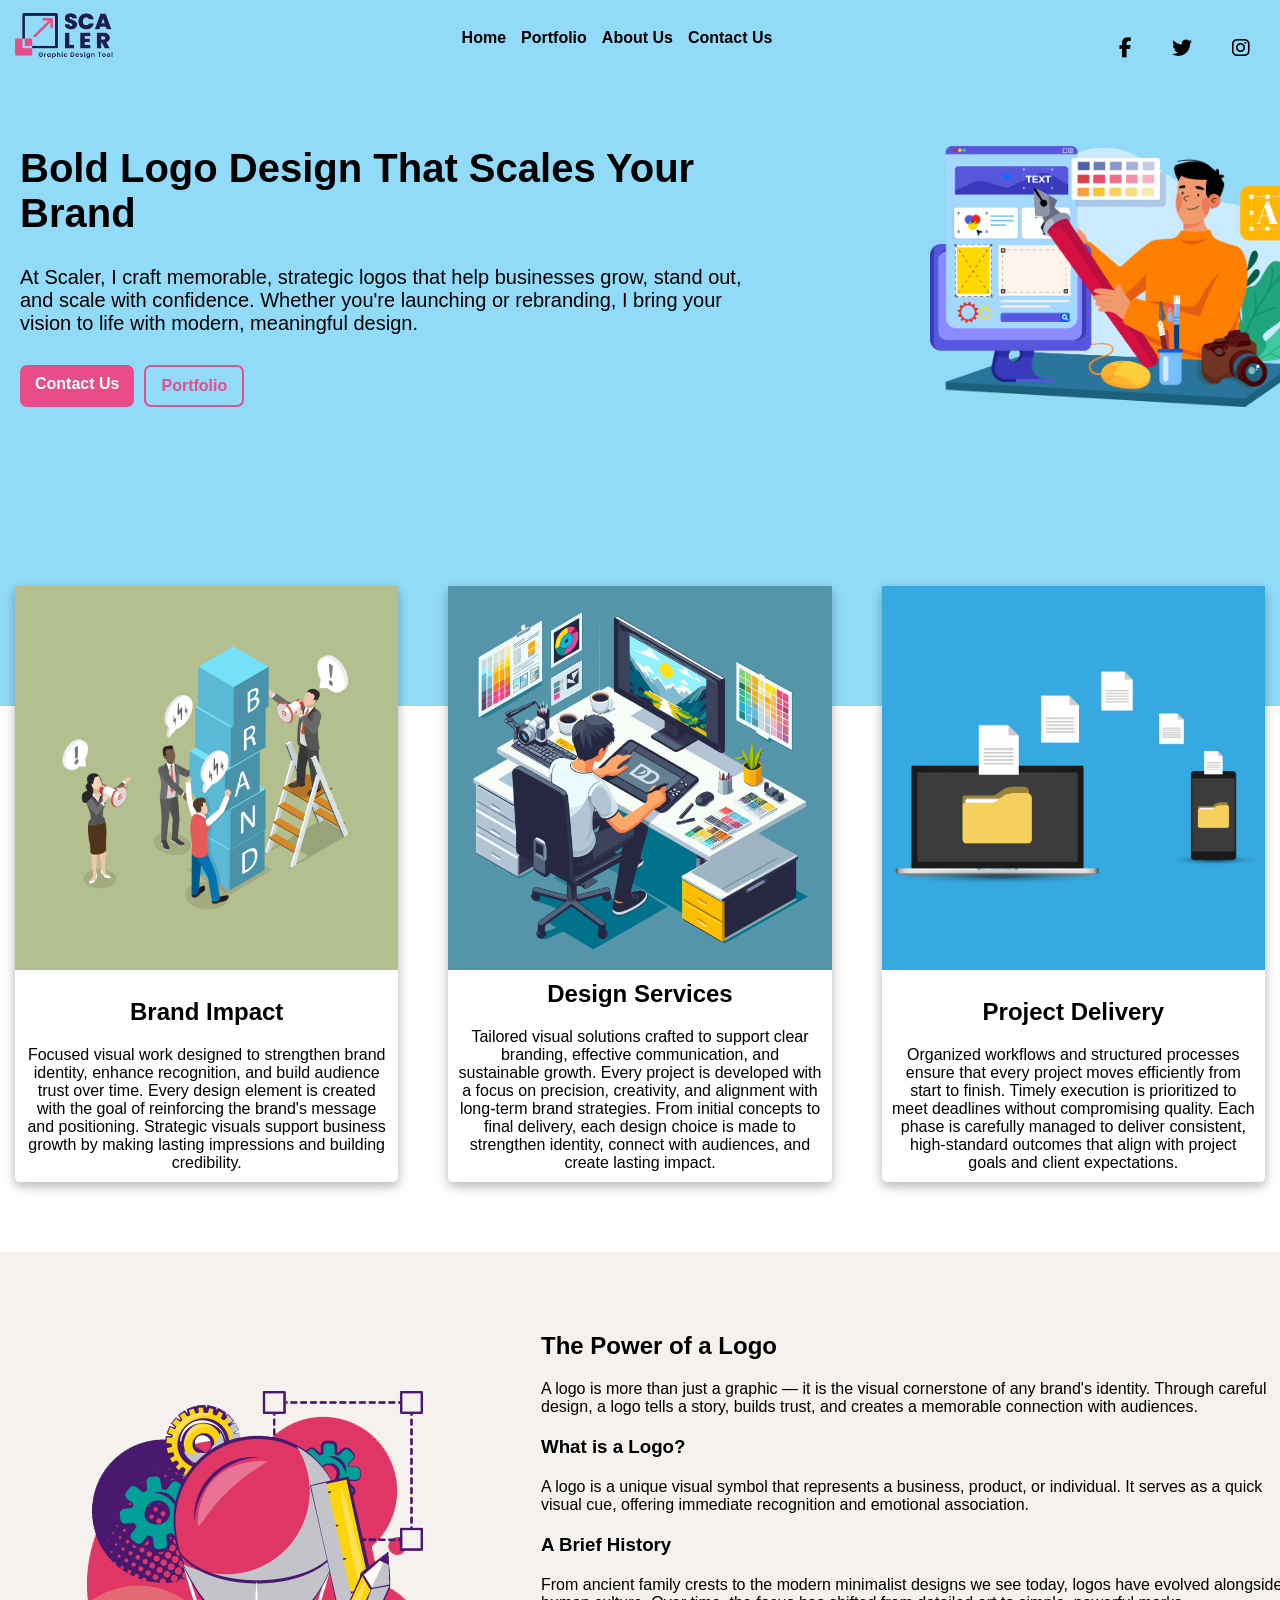
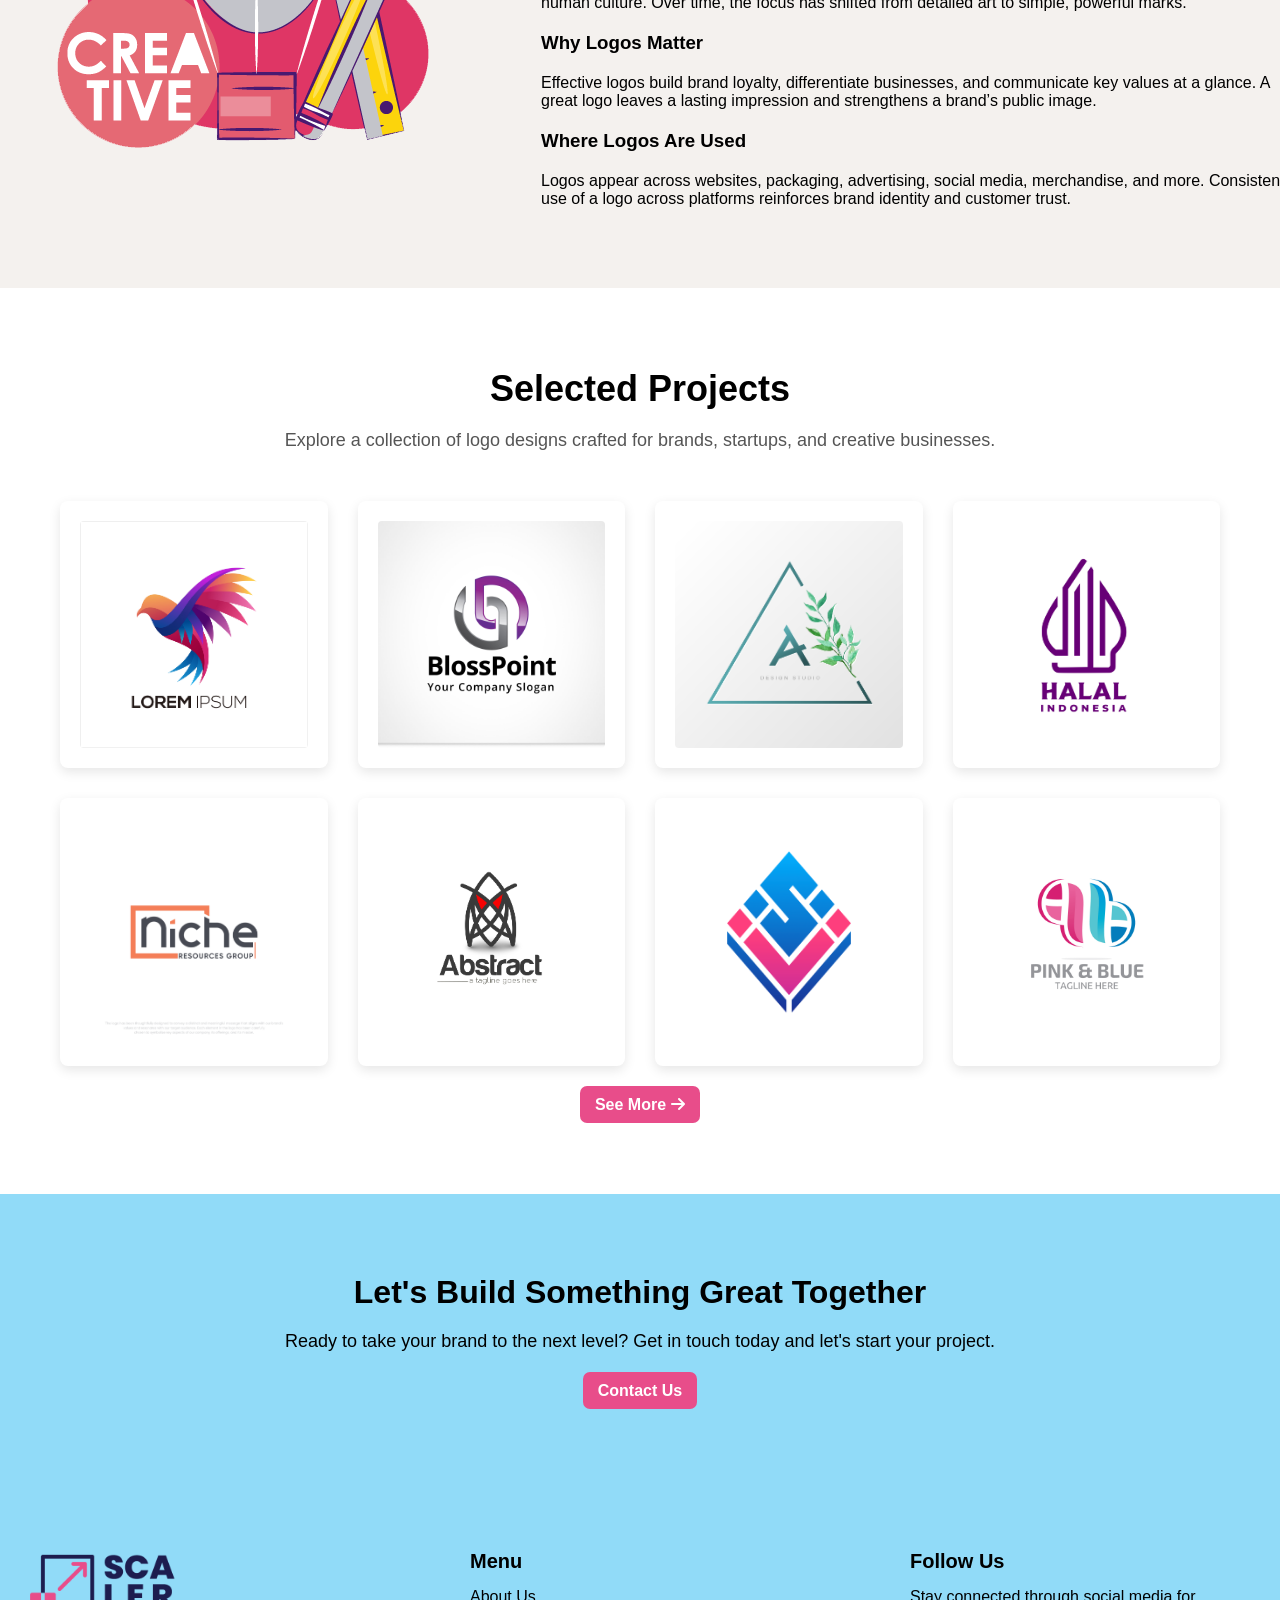
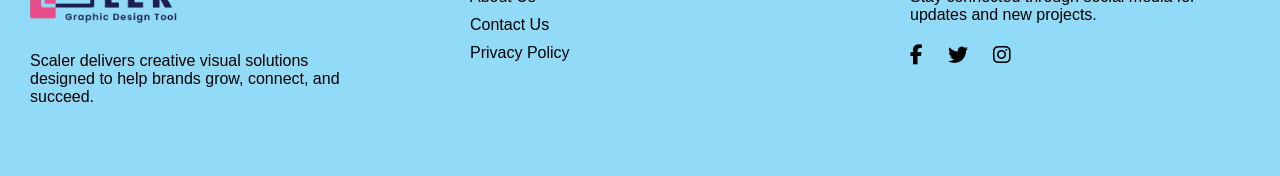
<file: index.html>
<!DOCTYPE html>
<html lang="en">
  <head>
    <meta charset="UTF-8" />
    <meta name="viewport" content="width=device-width, initial-scale=1.0" />
    <link
      rel="stylesheet"
      href="https://cdnjs.cloudflare.com/ajax/libs/font-awesome/6.5.0/css/all.min.css"
    />
    <link rel="stylesheet" href="css/styles.css" />
    <link rel="stylesheet" href="css/header.css" />
    <link rel="stylesheet" href="css/home.css" />
    <link rel="stylesheet" href="css/portfolio.css" />
    <link rel="stylesheet" href="css/footer.css" />
    <title>Scaler Graphic Design</title>
  </head>
  <body>
    <header class="bg-blue">
      <div class="left logo-holder">
        <a href="index.html">
          <img class="site-logo" src="images/logo/scaler-logo.png" alt="" />
        </a>
      </div>
      <div class="center menu-holder">
        <ul class="menu">
          <li><a href="index.html">Home</a></li>
          <li><a href="portfolio.html">Portfolio</a></li>
          <li><a href="about.html">About Us</a></li>
          <li><a href="contact.html">Contact Us</a></li>
        </ul>
      </div>
      <div class="right social-links">
        <i class="fab fa-facebook-f"></i>
        <i class="fab fa-twitter"></i>
        <i class="fab fa-instagram"></i>
      </div>
    </header>
    <main>
      <section class="bg-blue">
        <div class="hero-container">
          <div class="hero-text">
            <h1>Bold Logo Design That Scales Your Brand</h1>
            <p>
              At Scaler, I craft memorable, strategic logos that help businesses
              grow, stand out, and scale with confidence. Whether you're
              launching or rebranding, I bring your vision to life with modern,
              meaningful design.
            </p>
            <div class="hero2btns">
              <a class="button" href="contact.html">Contact Us</a>
              <a class="button btn2" href="portfolio.html">Portfolio</a>
            </div>
          </div>
          <div class="hero-image">
            <img src="images/design/logo-designer.png" alt="" />
          </div>
        </div>
      </section>
      <div class="image-box-container">
        <div class="image-box">
          <img src="images/design/brand.jpg" alt="" />
          <div class="text-content">
            <h2>Brand Impact</h2>
            <p>
              Focused visual work designed to strengthen brand identity, enhance
              recognition, and build audience trust over time. Every design
              element is created with the goal of reinforcing the brand's
              message and positioning. Strategic visuals support business growth
              by making lasting impressions and building credibility.
            </p>
          </div>
        </div>
        <div class="image-box">
          <img src="images/design/design-1.jpg" alt="" />
          <div class="text-content">
            <h2>Design Services</h2>
            <p>
              Tailored visual solutions crafted to support clear branding,
              effective communication, and sustainable growth. Every project is
              developed with a focus on precision, creativity, and alignment
              with long-term brand strategies. From initial concepts to final
              delivery, each design choice is made to strengthen identity,
              connect with audiences, and create lasting impact.
            </p>
          </div>
        </div>
        <div class="image-box">
          <img src="images/design/delivery.jpg" alt="" />
          <div class="text-content">
            <h2>Project Delivery</h2>
            <p>
              Organized workflows and structured processes ensure that every
              project moves efficiently from start to finish. Timely execution
              is prioritized to meet deadlines without compromising quality.
              Each phase is carefully managed to deliver consistent,
              high-standard outcomes that align with project goals and client
              expectations.
            </p>
          </div>
        </div>
      </div>
      <section class="focus">
        <div class="focus-left">
          <img src="images/design/logo-focus.png" alt="" />
        </div>
        <div class="focus-right">
          <h2>The Power of a Logo</h2>
          <p>
            A logo is more than just a graphic — it is the visual cornerstone of
            any brand's identity. Through careful design, a logo tells a story,
            builds trust, and creates a memorable connection with audiences.
          </p>

          <h3>What is a Logo?</h3>
          <p>
            A logo is a unique visual symbol that represents a business,
            product, or individual. It serves as a quick visual cue, offering
            immediate recognition and emotional association.
          </p>

          <h3>A Brief History</h3>
          <p>
            From ancient family crests to the modern minimalist designs we see
            today, logos have evolved alongside human culture. Over time, the
            focus has shifted from detailed art to simple, powerful marks.
          </p>

          <h3>Why Logos Matter</h3>
          <p>
            Effective logos build brand loyalty, differentiate businesses, and
            communicate key values at a glance. A great logo leaves a lasting
            impression and strengthens a brand’s public image.
          </p>

          <h3>Where Logos Are Used</h3>
          <p>
            Logos appear across websites, packaging, advertising, social media,
            merchandise, and more. Consistent use of a logo across platforms
            reinforces brand identity and customer trust.
          </p>
        </div>
      </section>
      <section class="portfolio">
        <h2>Selected Projects</h2>
        <p>
          Explore a collection of logo designs crafted for brands, startups, and
          creative businesses.
        </p>

        <div class="portfolio-grid">
          <div class="portfolio-item">
            <img src="images/portfolio/logo-1.jpg" alt="Logo 1" />
          </div>
          <div class="portfolio-item">
            <img src="images/portfolio/logo-2.jpg" alt="Logo 2" />
          </div>
          <div class="portfolio-item">
            <img src="images/portfolio/logo-3.jpg" alt="Logo 3" />
          </div>
          <div class="portfolio-item">
            <img src="images/portfolio/logo-4.jpg" alt="Logo 4" />
          </div>
          <div class="portfolio-item">
            <img src="images/portfolio/logo-5.jpg" alt="Logo 5" />
          </div>
          <div class="portfolio-item">
            <img src="images/portfolio/logo-6.jpg" alt="Logo 6" />
          </div>
          <div class="portfolio-item">
            <img src="images/portfolio/logo-7.png" alt="Logo 7" />
          </div>
          <div class="portfolio-item">
            <img src="images/portfolio/logo-8.jpg" alt="Logo 8" />
          </div>
        </div>
        <div style="margin-top: 30px">
          <a href="portfolio.html" class="button"
            >See More<i class="fas fa-arrow-right icon-after"></i>
          </a>
        </div>
      </section>
      <section class="bg-blue cta">
        <h2>Let's Build Something Great Together</h2>
        <p>
          Ready to take your brand to the next level? Get in touch today and
          let's start your project.
        </p>
        <a class="button" href="contact.html">Contact Us</a>
      </section>
    </main>
    <footer class="footer">
      <div class="footer-container">
        <div class="footer-left">
          <a href="index.html"
            ><img
              src="images/logo/scaler-logo.png"
              alt="Scaler Logo"
              width="150"
          /></a>

          <p>
            Scaler delivers creative visual solutions designed to help brands
            grow, connect, and succeed.
          </p>
        </div>

        <div class="footer-center">
          <h3>Menu</h3>
          <ul>
            <li><a href="about.html">About Us</a></li>
            <li><a href="contact.html">Contact Us</a></li>
            <li><a href="privacy.html">Privacy Policy</a></li>
          </ul>
        </div>

        <div class="footer-right">
          <h3>Follow Us</h3>
          <p>
            Stay connected through social media for updates and new projects.
          </p>
          <div class="social-links">
            <a href="#"><i class="fab fa-facebook-f"></i></a>
            <a href="#"><i class="fab fa-twitter"></i></a>
            <a href="#"><i class="fab fa-instagram"></i></a>
          </div>
        </div>
      </div>
    </footer>
  </body>
</html>
</file>
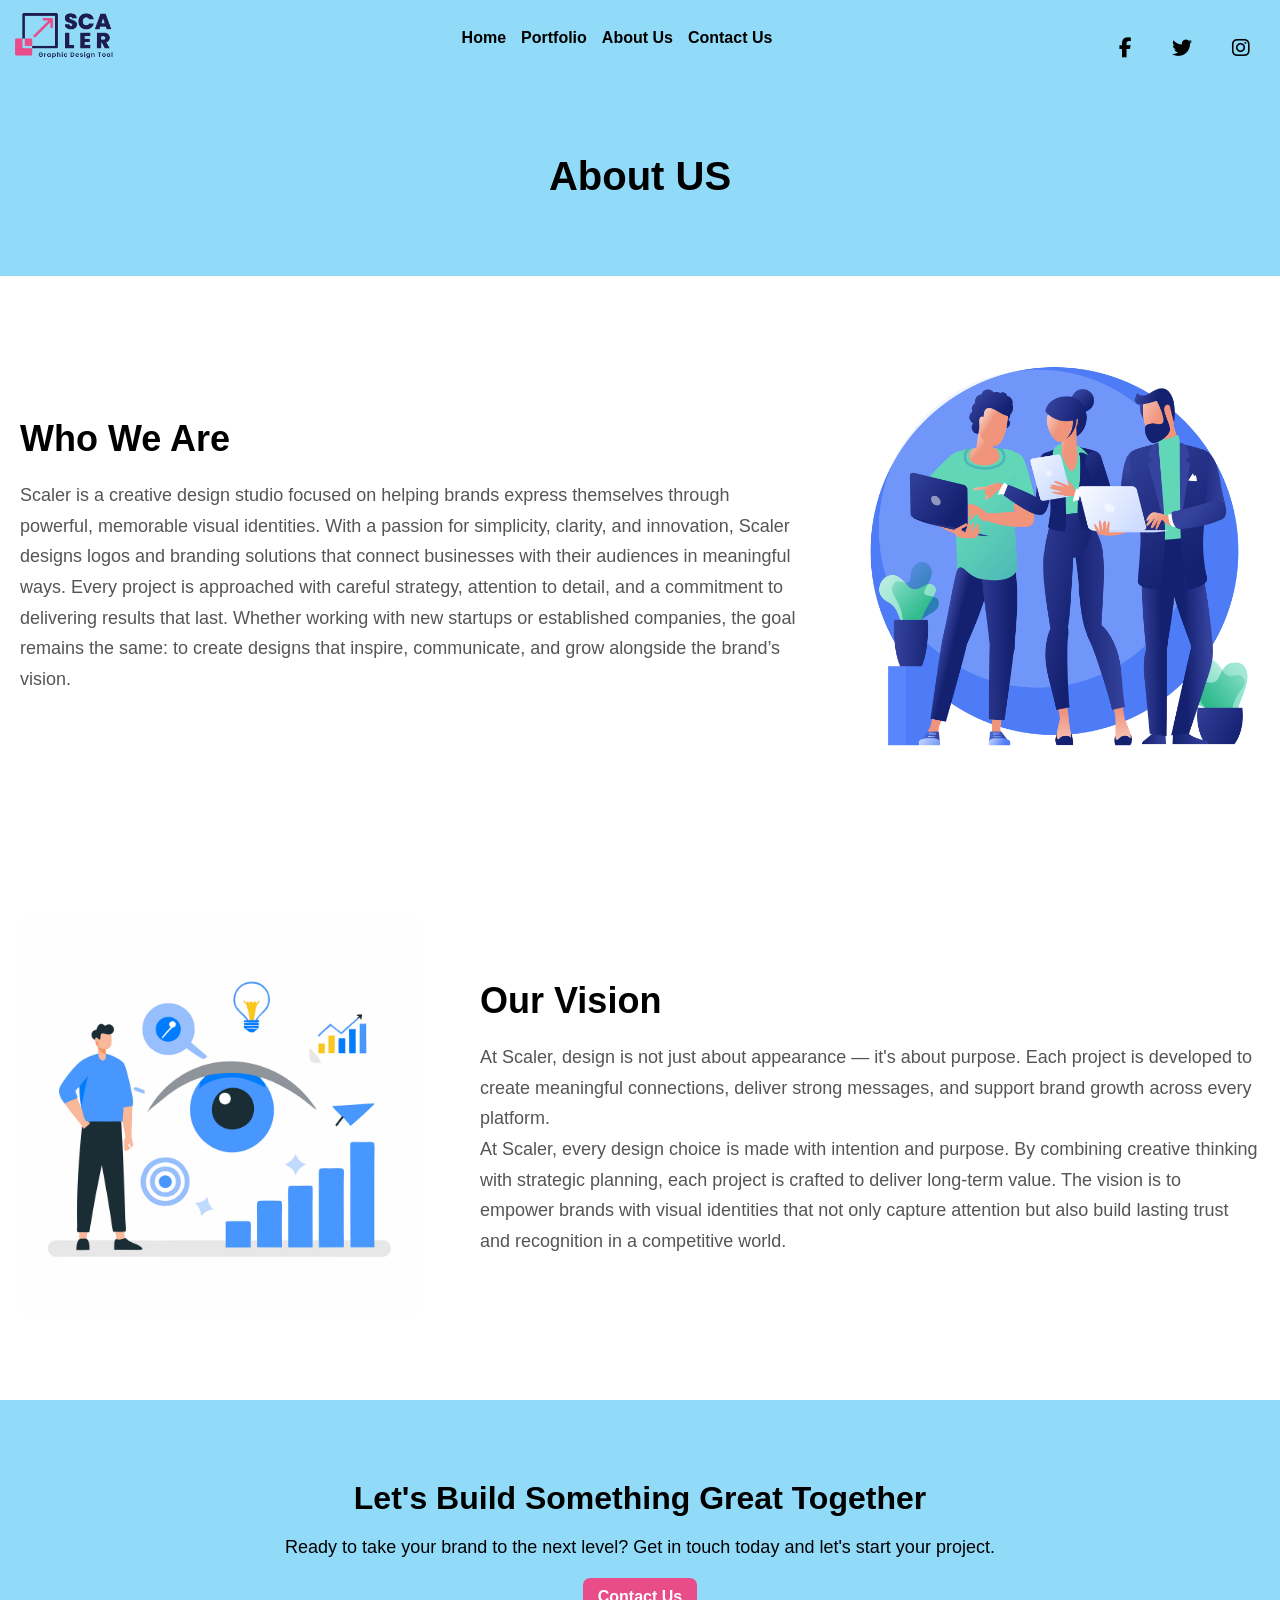
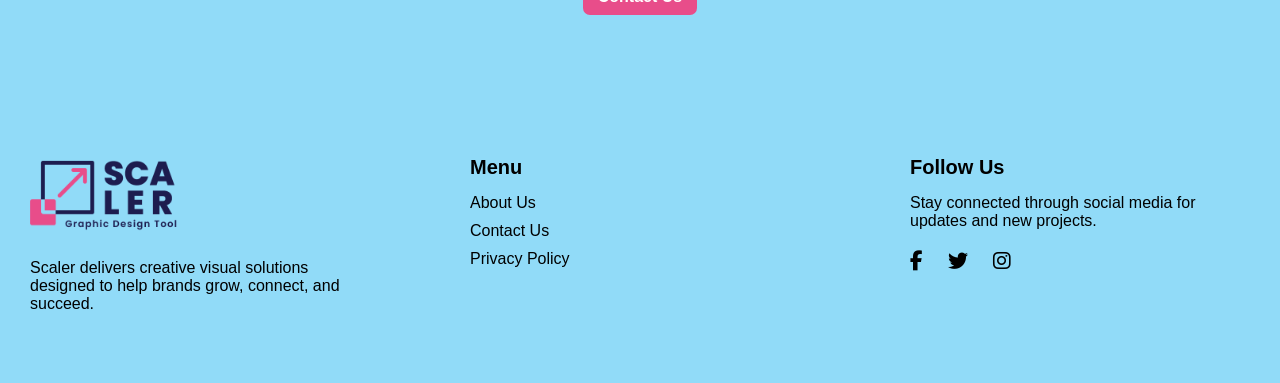
<file: about.html>
<!DOCTYPE html>
<html lang="en">
  <head>
    <meta charset="UTF-8" />
    <meta name="viewport" content="width=device-width, initial-scale=1.0" />
    <link
      rel="stylesheet"
      href="https://cdnjs.cloudflare.com/ajax/libs/font-awesome/6.5.0/css/all.min.css"
    />
    <title>About US</title>
    <link rel="stylesheet" href="css/header.css" />
    <link rel="stylesheet" href="css/footer.css" />
    <link rel="stylesheet" href="css/styles.css" />
    <link rel="stylesheet" href="css/about.css" />
  </head>
  <body>
    <header class="bg-blue">
      <div class="left logo-holder">
        <a href="index.html">
          <img class="site-logo" src="images/logo/scaler-logo.png" alt="" />
        </a>
      </div>
      <div class="center menu-holder">
        <ul class="menu">
          <li><a href="index.html">Home</a></li>
          <li><a href="portfolio.html">Portfolio</a></li>
          <li><a href="about.html">About Us</a></li>
          <li><a href="contact.html">Contact Us</a></li>
        </ul>
      </div>
      <div class="right social-links">
        <i class="fab fa-facebook-f"></i>
        <i class="fab fa-twitter"></i>
        <i class="fab fa-instagram"></i>
      </div>
    </header>
    <main>
      <div class="title-container bg-blue">
        <h1>About US</h1>
      </div>
      <div class="about-container">
        <div left>
          <h2>Who We Are</h2>
          <p>
            Scaler is a creative design studio focused on helping brands express
            themselves through powerful, memorable visual identities. With a
            passion for simplicity, clarity, and innovation, Scaler designs
            logos and branding solutions that connect businesses with their
            audiences in meaningful ways. Every project is approached with
            careful strategy, attention to detail, and a commitment to
            delivering results that last. Whether working with new startups or
            established companies, the goal remains the same: to create designs
            that inspire, communicate, and grow alongside the brand’s vision.
          </p>
        </div>
        <div class="right">
          <img src="images/design/about.jpg" alt="" />
        </div>
      </div>
      <div class="about-container">
        <div class="left">
          <img src="images/design/vision.jpg" alt="About Image" />
        </div>
        <div>
          <h2>Our Vision</h2>
          <p>
            At Scaler, design is not just about appearance — it's about purpose.
            Each project is developed to create meaningful connections, deliver
            strong messages, and support brand growth across every platform.
          </p>
          <p>
            At Scaler, every design choice is made with intention and purpose.
            By combining creative thinking with strategic planning, each project
            is crafted to deliver long-term value. The vision is to empower
            brands with visual identities that not only capture attention but
            also build lasting trust and recognition in a competitive world.
          </p>
        </div>
      </div>
      <section class="bg-blue cta">
        <h2>Let's Build Something Great Together</h2>
        <p>
          Ready to take your brand to the next level? Get in touch today and
          let's start your project.
        </p>
        <a class="button" href="contact.html">Contact Us</a>
      </section>
    </main>
    <footer class="footer">
      <div class="footer-container">
        <div class="footer-left">
          <a href="index.html"
            ><img
              src="images/logo/scaler-logo.png"
              alt="Scaler Logo"
              width="150"
          /></a>

          <p>
            Scaler delivers creative visual solutions designed to help brands
            grow, connect, and succeed.
          </p>
        </div>

        <div class="footer-center">
          <h3>Menu</h3>
          <ul>
            <li><a href="about.html">About Us</a></li>
            <li><a href="contact.html">Contact Us</a></li>
            <li><a href="privacy.html">Privacy Policy</a></li>
          </ul>
        </div>

        <div class="footer-right">
          <h3>Follow Us</h3>
          <p>
            Stay connected through social media for updates and new projects.
          </p>
          <div class="social-links">
            <a href="#"><i class="fab fa-facebook-f"></i></a>
            <a href="#"><i class="fab fa-twitter"></i></a>
            <a href="#"><i class="fab fa-instagram"></i></a>
          </div>
        </div>
      </div>
    </footer>
  </body>
</html>
</file>
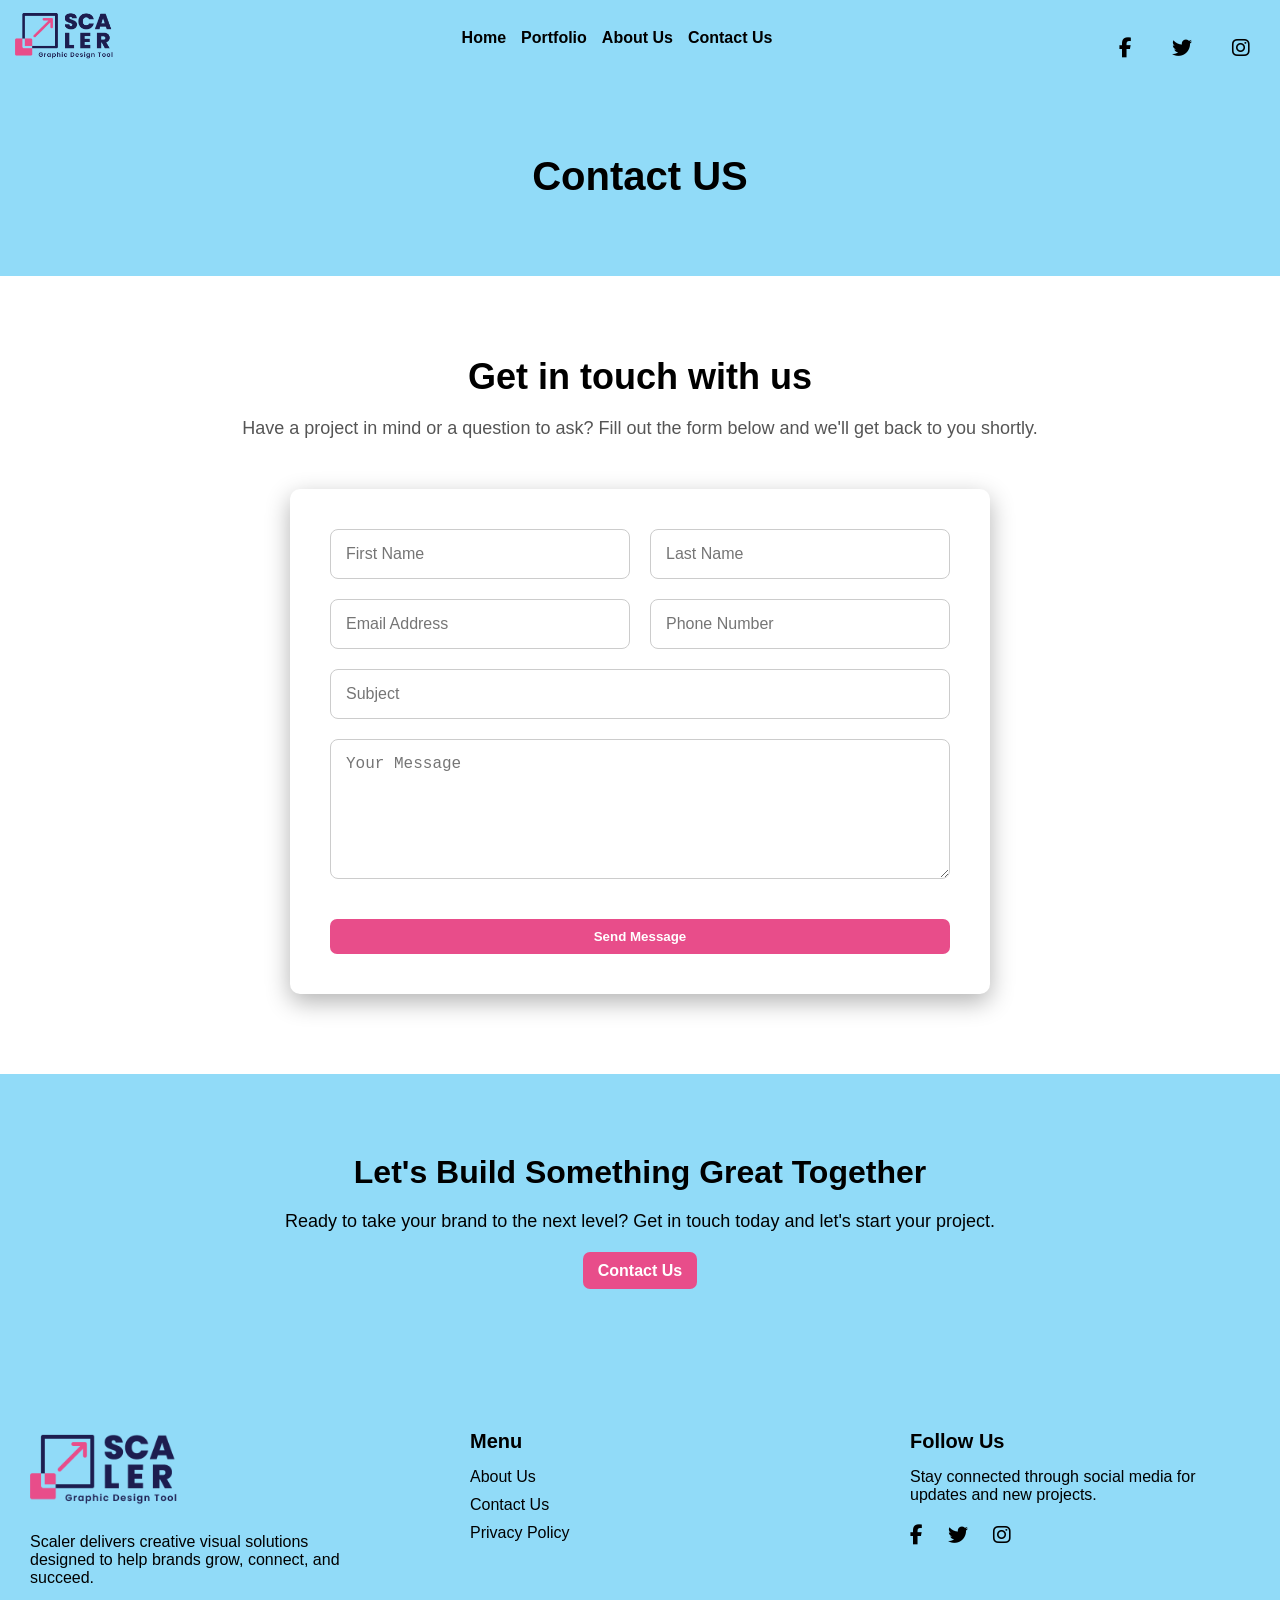
<file: contact.html>
<!DOCTYPE html>
<html lang="en">
  <head>
    <meta charset="UTF-8" />
    <meta name="viewport" content="width=device-width, initial-scale=1.0" />
    <title>Contact Us</title>
    <link
      rel="stylesheet"
      href="https://cdnjs.cloudflare.com/ajax/libs/font-awesome/6.5.0/css/all.min.css"
    />
    <link rel="stylesheet" href="css/footer.css" />
    <link rel="stylesheet" href="css/header.css" />
    <link rel="stylesheet" href="css/styles.css" />
    <link rel="stylesheet" href="css/contact.css" />
  </head>
  <body>
    <header class="bg-blue">
      <div class="left logo-holder">
        <a href="index.html">
          <img class="site-logo" src="images/logo/scaler-logo.png" alt="" />
        </a>
      </div>
      <div class="center menu-holder">
        <ul class="menu">
          <li><a href="index.html">Home</a></li>
          <li><a href="portfolio.html">Portfolio</a></li>
          <li><a href="about.html">About Us</a></li>
          <li><a href="contact.html">Contact Us</a></li>
        </ul>
      </div>
      <div class="right social-links">
        <i class="fab fa-facebook-f"></i>
        <i class="fab fa-twitter"></i>
        <i class="fab fa-instagram"></i>
      </div>
    </header>
    <main>
      <div class="title-container bg-blue">
        <h1>Contact US</h1>
      </div>
      <section class="contact-section">
        <h2>Get in touch with us</h2>
        <p>
          Have a project in mind or a question to ask? Fill out the form below
          and we'll get back to you shortly.
        </p>

        <form class="contact-form">
          <div class="form-row">
            <input
              type="text"
              name="first-name"
              placeholder="First Name"
              required
            />
            <input
              type="text"
              name="last-name"
              placeholder="Last Name"
              required
            />
          </div>

          <div class="form-row">
            <input
              type="email"
              name="email"
              placeholder="Email Address"
              required
            />
            <input
              type="tel"
              name="phone"
              placeholder="Phone Number"
              required
            />
          </div>

          <input type="text" name="subject" placeholder="Subject" required />

          <textarea
            name="message"
            placeholder="Your Message"
            rows="6"
            required
          ></textarea>

          <button type="submit" class="button">Send Message</button>
        </form>
      </section>
      <section class="bg-blue cta">
        <h2>Let's Build Something Great Together</h2>
        <p>
          Ready to take your brand to the next level? Get in touch today and
          let's start your project.
        </p>
        <a class="button" href="contact.html">Contact Us</a>
      </section>
    </main>
    <footer class="footer">
      <div class="footer-container">
        <div class="footer-left">
          <a href="index.html"
            ><img
              src="images/logo/scaler-logo.png"
              alt="Scaler Logo"
              width="150"
          /></a>

          <p>
            Scaler delivers creative visual solutions designed to help brands
            grow, connect, and succeed.
          </p>
        </div>

        <div class="footer-center">
          <h3>Menu</h3>
          <ul>
            <li><a href="about.html">About Us</a></li>
            <li><a href="contact.html">Contact Us</a></li>
            <li><a href="privacy.html">Privacy Policy</a></li>
          </ul>
        </div>

        <div class="footer-right">
          <h3>Follow Us</h3>
          <p>
            Stay connected through social media for updates and new projects.
          </p>
          <div class="social-links">
            <a href="#"><i class="fab fa-facebook-f"></i></a>
            <a href="#"><i class="fab fa-twitter"></i></a>
            <a href="#"><i class="fab fa-instagram"></i></a>
          </div>
        </div>
      </div>
    </footer>
  </body>
</html>
</file>
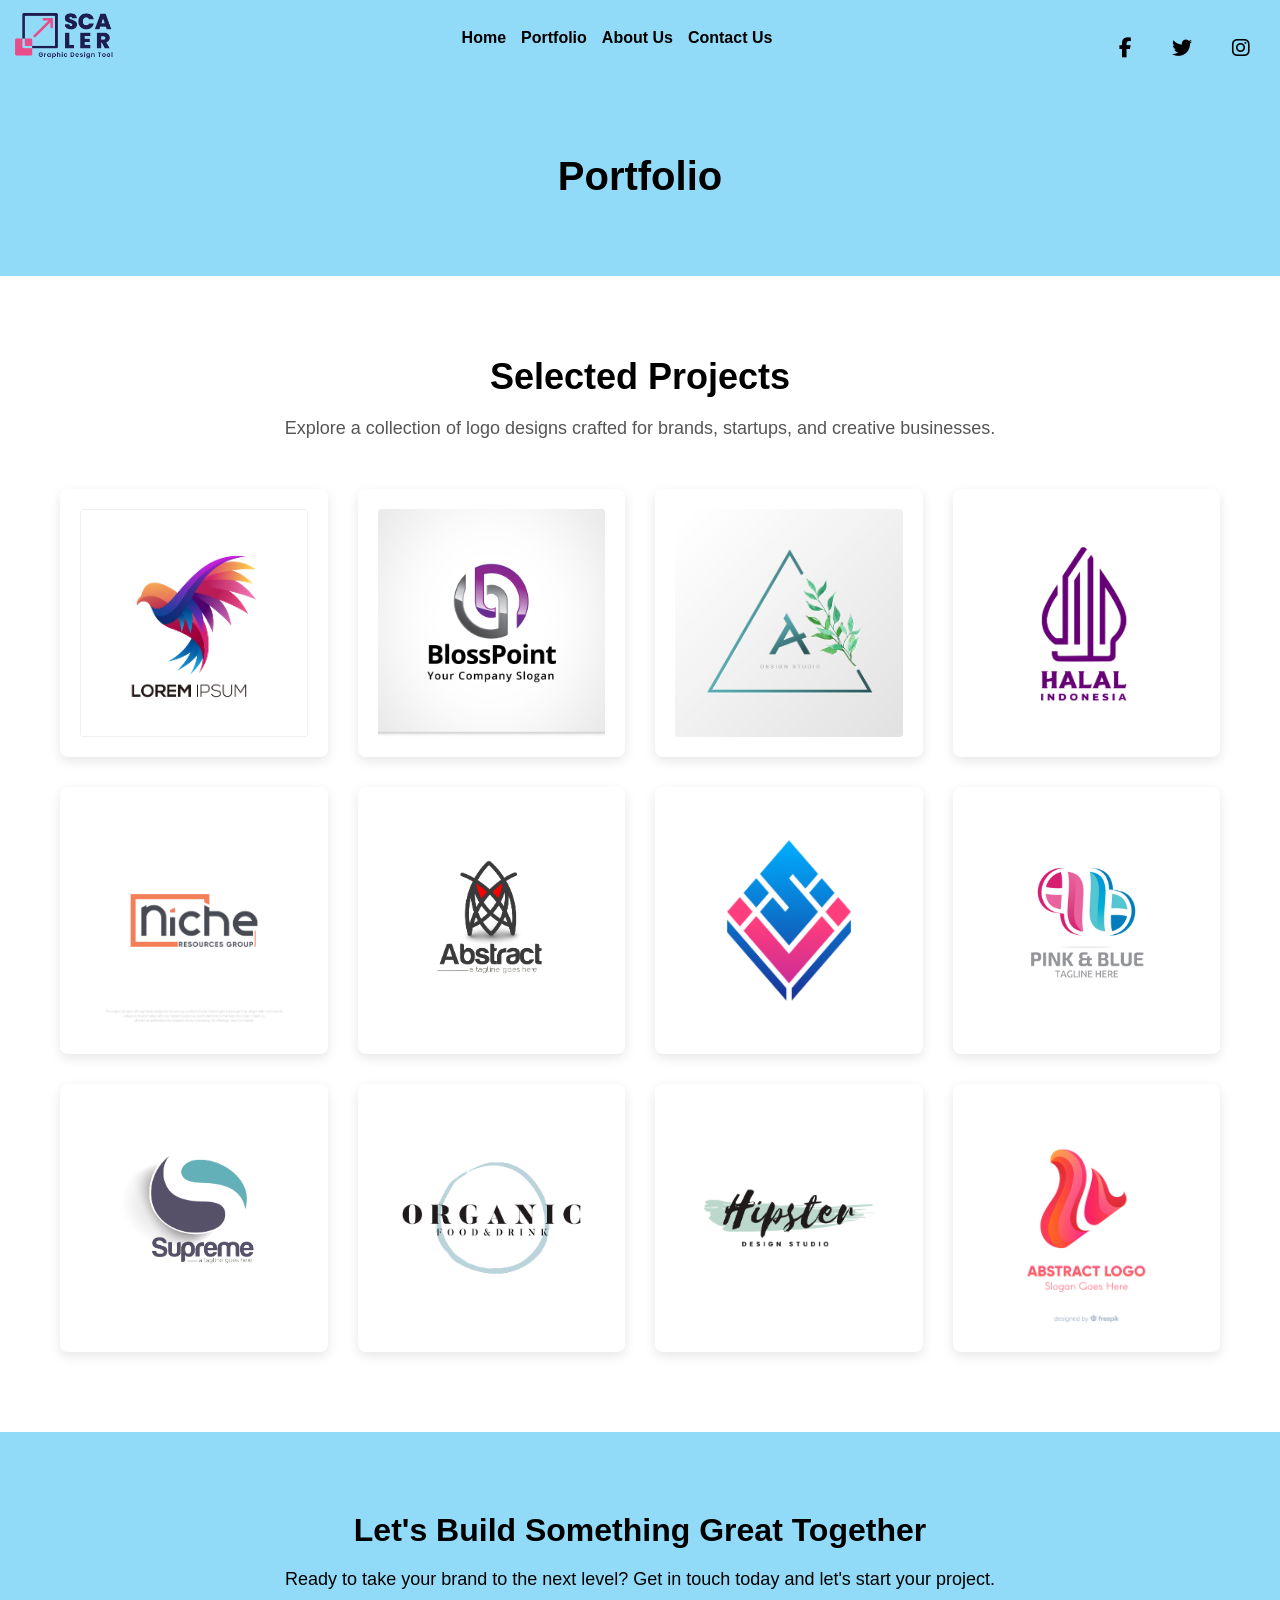
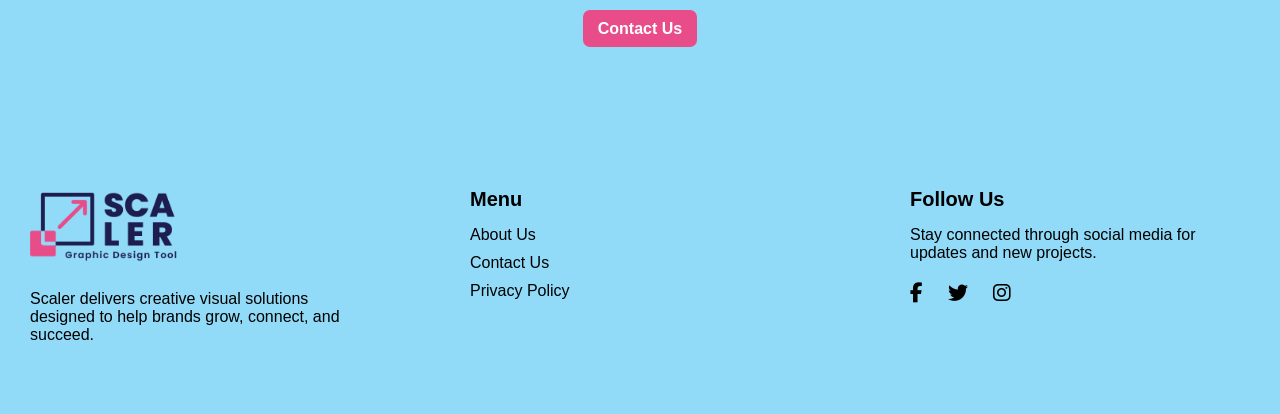
<file: portfolio.html>
<!DOCTYPE html>
<html lang="en">
  <head>
    <meta charset="UTF-8" />
    <meta name="viewport" content="width=device-width, initial-scale=1.0" />
    <title>Portfolio</title>
    <link
      rel="stylesheet"
      href="https://cdnjs.cloudflare.com/ajax/libs/font-awesome/6.5.0/css/all.min.css"
    />
    <link rel="stylesheet" href="css/footer.css" />
    <link rel="stylesheet" href="css/header.css" />
    <link rel="stylesheet" href="css/styles.css" />
    <link rel="stylesheet" href="css/portfolio.css" />
  </head>
  <body>
    <header class="bg-blue">
      <div class="left logo-holder">
        <a href="index.html">
          <img class="site-logo" src="images/logo/scaler-logo.png" alt="" />
        </a>
      </div>
      <div class="center menu-holder">
        <ul class="menu">
          <li><a href="index.html">Home</a></li>
          <li><a href="portfolio.html">Portfolio</a></li>
          <li><a href="about.html">About Us</a></li>
          <li><a href="contact.html">Contact Us</a></li>
        </ul>
      </div>
      <div class="right social-links">
        <i class="fab fa-facebook-f"></i>
        <i class="fab fa-twitter"></i>
        <i class="fab fa-instagram"></i>
      </div>
    </header>
    <main>
      <div class="title-container bg-blue">
        <h1>Portfolio</h1>
      </div>
      <section class="portfolio">
        <h2>Selected Projects</h2>
        <p>
          Explore a collection of logo designs crafted for brands, startups, and
          creative businesses.
        </p>

        <div class="portfolio-grid">
          <div class="portfolio-item">
            <img src="images/portfolio/logo-1.jpg" alt="Logo 1" />
          </div>
          <div class="portfolio-item">
            <img src="images/portfolio/logo-2.jpg" alt="Logo 2" />
          </div>
          <div class="portfolio-item">
            <img src="images/portfolio/logo-3.jpg" alt="Logo 3" />
          </div>
          <div class="portfolio-item">
            <img src="images/portfolio/logo-4.jpg" alt="Logo 4" />
          </div>
          <div class="portfolio-item">
            <img src="images/portfolio/logo-5.jpg" alt="Logo 5" />
          </div>
          <div class="portfolio-item">
            <img src="images/portfolio/logo-6.jpg" alt="Logo 6" />
          </div>
          <div class="portfolio-item">
            <img src="images/portfolio/logo-7.png" alt="Logo 7" />
          </div>
          <div class="portfolio-item">
            <img src="images/portfolio/logo-8.jpg" alt="Logo 8" />
          </div>
          <div class="portfolio-item">
            <img src="images/portfolio/logo-9.jpg" alt="Logo 9" />
          </div>
          <div class="portfolio-item">
            <img src="images/portfolio/logo-10.jpg" alt="Logo 10" />
          </div>
          <div class="portfolio-item">
            <img src="images/portfolio/logo-11.jpg" alt="Logo 11" />
          </div>
          <div class="portfolio-item">
            <img src="images/portfolio/logo-12.jpg" alt="Logo 12" />
          </div>
        </div>
      </section>

      <section class="bg-blue cta">
        <h2>Let's Build Something Great Together</h2>
        <p>
          Ready to take your brand to the next level? Get in touch today and
          let's start your project.
        </p>
        <a class="button" href="contact.html">Contact Us</a>
      </section>
    </main>
    <footer class="footer">
      <div class="footer-container">
        <div class="footer-left">
          <a href="index.html"
            ><img
              src="images/logo/scaler-logo.png"
              alt="Scaler Logo"
              width="150"
          /></a>

          <p>
            Scaler delivers creative visual solutions designed to help brands
            grow, connect, and succeed.
          </p>
        </div>

        <div class="footer-center">
          <h3>Menu</h3>
          <ul>
            <li><a href="about.html">About Us</a></li>
            <li><a href="contact.html">Contact Us</a></li>
            <li><a href="privacy.html">Privacy Policy</a></li>
          </ul>
        </div>

        <div class="footer-right">
          <h3>Follow Us</h3>
          <p>
            Stay connected through social media for updates and new projects.
          </p>
          <div class="social-links">
            <a href="#"><i class="fab fa-facebook-f"></i></a>
            <a href="#"><i class="fab fa-twitter"></i></a>
            <a href="#"><i class="fab fa-instagram"></i></a>
          </div>
        </div>
      </div>
    </footer>
  </body>
</html>
</file>
<file: css/styles.css>
body{
        font-family: Arial, Helvetica, sans-serif;
}
/* Backgrounds */
.bg-purple {
        background-color: #7F58AF;
}

.bg-blue {
        background-color: #91dbf8;
}

.bg-pink {
        background-color: #E84D8A;
}

.bg-yellow {
        background-color: #FEB326;
}

* {
        margin: 0;
        padding: 0;
        box-sizing: border-box;
}
h1{
        font-size: 40px;

}
.hero2btns{
        display: flex;
        gap: 10px;
}
a.button{
        padding: 10px 15px;
        background-color: #E84D8A;
        border: none;
        color: #fff;
        border-radius: 7px;
        text-decoration: none;
        font-weight: bold;
}
a.button:hover{
        background-color: #FEB326;
}
a.btn2{
        background: none;
        color:#E84D8A;
        border: 2px solid;
}
.icon-after{margin-left: 5px;}
img{
        max-width: 1000px;
}
.cta {
        
        color: #000;
        text-align: center;
        padding: 80px 20px;
      }
      
      .cta h2 {
        font-size: 32px;
        margin-bottom: 20px;
      }
      
      .cta p {
        font-size: 18px;
        margin-bottom: 30px;
      }
      .title-container{
        text-align: center;
        min-height: 200px;
        align-content: center;
      }
</file>
<file: css/header.css>
header {
        min-height: 70px;
        font-weight: bold;
        color: #000;
        display: flex;
        align-items: center;
        justify-content: space-between;
        padding: 10px 15px;
}

header a {
        color: #000;
        text-decoration: none;
}

header a:hover {
        text-decoration: underline;
        color: #fff;
}

header .site-logo {
        width: 100px;
}

header .social-links i {
        color: #000;
        /* pink */
        font-size: 20px;
        margin-right: 15px;
        transition: color 0.3s ease;
        cursor: pointer;
}

header .social-links i:hover {
        color: #fff;
        /* light blue on hover */
}

header .menu {
        display: flex;
        justify-content: center;
        gap: 15px;
}

header .menu li {
        list-style: none;
}
</file>
<file: css/home.css>
.hero-container{
        min-height: 70vh;
        display: flex;
        justify-content: space-between;
        gap: 70px;
        padding: 70px 20px;
        max-width: 1400px;
        width: 100%;
        margin: 0 auto;

}
.hero-text {
        display: flex;
        flex-direction: column;
        gap: 30px;
        flex: 0 0 60%;
      }
      .hero-container p{
        font-size: 20px;
      }
      .hero-image img{
        
        width: 400px;
        max-width: 95%;

      }
      .hero-image {
        text-align: right;
        flex: 0 0 40%;
      }   

/* Mobile and small screens */   
      @media (max-width: 768px){
        .hero-container {
                flex-direction: column; /* stack vertically */
                text-align: center; /* center the text */
                gap: 30px; /* smaller gap on mobile */
              }
              .hero-text,
              .hero-image{
                width: 100%;
        }
        .hero-image{
                text-align: center;
        }
      }
      .image-box-container{
        display: flex;
        justify-content: center;
        align-items: stretch;
        gap: 20px;
        max-width: 1400px;
        margin: 0 auto;

      }
      .image-box-container .image-box{
        margin: -120px 15px 70px 15px;
        border-radius: 5px;
        box-shadow: 0 4px 12px rgba(0, 0, 0, 0.3);
        display: flex;
        flex-direction: column;
        justify-content: space-between;
        flex: 1;
        
      }
      .image-box .text-content{
        padding: 10px;
        text-align: center;
        display: flex;
        flex-direction: column;
        gap: 20px;

      }
      .image-box-container img{
        width: 100%;
      }
      .focus {
        display: flex;
        align-items: center;
        justify-content: center;
        background-color: #f4f1ee; /* or light blue, soft purple */
        padding: 80px 20px;
        gap: 50px;
        max-width: 1400px;
        margin: 0 auto;
      }
      
      .focus-left {
        flex: 0 0 40%; /* or 30%, depends on your design */
        display: flex;
        justify-content: center;
        align-items: center;
      }
      
      .focus-right {
        flex: 0 0 60%; /* or 70% */
        display: flex;
        flex-direction: column;
        gap: 20px;
      }
      @media (max-width: 768px) {
        .focus {
          flex-direction: column;
          text-align: center;
        }
        
        .focus-left, 
        .focus-right {
          width: 100%;
        }
      }
</file>
<file: css/portfolio.css>
.portfolio {
        padding: 80px 20px;
        max-width: 1200px;
        margin: 0 auto;
        text-align: center;
      }
      
      .portfolio h2 {
        font-size: 36px;
        margin-bottom: 20px;
      }
      
      .portfolio p {
        font-size: 18px;
        color: #555;
        margin-bottom: 50px;
      }
      
      .portfolio-grid {
        display: grid;
        grid-template-columns: repeat(4, 1fr);
        gap: 30px;
      }
      
      .portfolio-item {
        padding: 20px;
        border-radius: 8px;
        box-shadow: 0 4px 12px rgba(0, 0, 0, 0.1);
        transition: transform 0.3s ease, box-shadow 0.3s ease;
      }
      
      .portfolio-item img {
        width: 100%;
        height: auto;
        display: block;
        border-radius: 4px;
      }
      
      /* Hover effect */
      .portfolio-item:hover {
        transform: translateY(-8px);
        box-shadow: 0 8px 20px rgba(0, 0, 0, 0.2);
      }
      
      /* Responsive - Tablet */
      @media (max-width: 992px) {
        .portfolio-grid {
          grid-template-columns: repeat(3, 1fr);
        }
      }
      
      /* Responsive - Mobile */
      @media (max-width: 600px) {
        .portfolio-grid {
          grid-template-columns: repeat(2, 1fr);
        }
      }
</file>
<file: css/footer.css>
.footer {
        color: #000;
        padding: 60px 20px;
        background-color: #91dbf8;
      }
      
      .footer-container {
        max-width: 1400px;
        margin: 0 auto;
        display: flex;
        justify-content: center; /* Center the group of divs */
        align-items: flex-start; /* Keep items aligned at top */
        gap: 80px; /* Space between the three divs */
      }
      
      
      .footer-left,
      .footer-center,
      .footer-right {
        flex: 1;
        min-width: 250px;
        padding: 10px;
      }
      
      .footer-left img {
        width: 150px;
        margin-bottom: 20px;
      }
      
      .footer-center h3,
      .footer-right h3 {
        margin-bottom: 15px;
        font-size: 20px;
      }
      
      .footer-center ul {
        list-style: none;
        padding: 0;
      }
      
      .footer-center ul li {
        margin-bottom: 10px;
      }
      
      .footer-center ul li a {
        color: #000;
        text-decoration: none;
      }
      
      .footer-center ul li a:hover {
        text-decoration: underline;
      }
      
      .social-links {
        display: flex;
        gap: 25px;
        align-items: center;
        margin-top: 20px;
        
      }
      
      .social-links a {
        color: #000;
        font-size: 20px;
        transition: color 0.3s;
      }
      
      .social-links a:hover {
        color: #FEB326; /* yellow on hover */
      }
      
      /* Responsive for small screens */
      @media (max-width: 768px) {
        .footer-container {
          flex-direction: column;
          text-align: center;
          align-items: center;
        }
      
        .footer-left,
        .footer-center,
        .footer-right {
          margin-bottom: 30px;
        }
        .social-links{
                justify-content: center;
        }
      }
</file>
<file: css/about.css>
.about-container {
        max-width: 1400px;
        margin: 0 auto;
        display: flex;
        align-items: center;
        justify-content: center;
        gap: 60px;
        padding: 80px 20px;
      }
      
      .about-container .left {
        flex: 1;
      }
      
      .about-container .right {
        flex: 1;
        display: flex;
        justify-content: center;
      }
      
      .about-container img {
        max-width: 400px;
        height: auto;
        border-radius: 8px; /* optional: rounded image corners */
      }
      
      .about-container h2 {
        font-size: 36px;
        margin-bottom: 20px;
      }
      
      .about-container p {
        font-size: 18px;
        line-height: 1.7;
        color: #555;
      }
      @media (max-width: 768px) {
        .about-container {
          flex-direction: column;
          text-align: center;
        }
        
        .about-container .left, 
        .about-container .right {
          width: 100%;
        }
      }
</file>
<file: css/contact.css>
.contact-section {
        padding: 80px 20px;
        text-align: center;
      }
      
      .contact-section h2 {
        font-size: 36px;
        margin-bottom: 20px;
      }
      
      .contact-section p {
        font-size: 18px;
        color: #555;
        margin-bottom: 50px;
      }
      
      .contact-form {
        max-width: 700px;
        margin: 0 auto;
        display: flex;
        flex-direction: column;
        gap: 20px;
        padding: 40px;
        background: #fff; 
        border-radius: 10px; 
        box-shadow: 0 8px 24px rgba(0, 0, 0, 0.3); 
      }
      
      
      .form-row {
        display: flex;
        gap: 20px;
      }
      
      .form-row input {
        flex: 1;
      }
      
      .contact-form input,
      .contact-form textarea {
        width: 100%;
        padding: 15px;
        font-size: 16px;
        border: 1px solid #ccc;
        border-radius: 8px;
        box-sizing: border-box;
      }
      
      .contact-form button {
        margin-top: 20px;
      }
      @media (max-width: 768px) {
        .form-row {
          flex-direction: column;
        }
      }

button{
        padding: 10px 15px;
        background-color: #E84D8A;
        border: none;
        color: #fff;
        border-radius: 7px;
        text-decoration: none;
        font-weight: bold;
        cursor: pointer;
}
button:hover{
        background-color: #FEB326;

}
</file>
